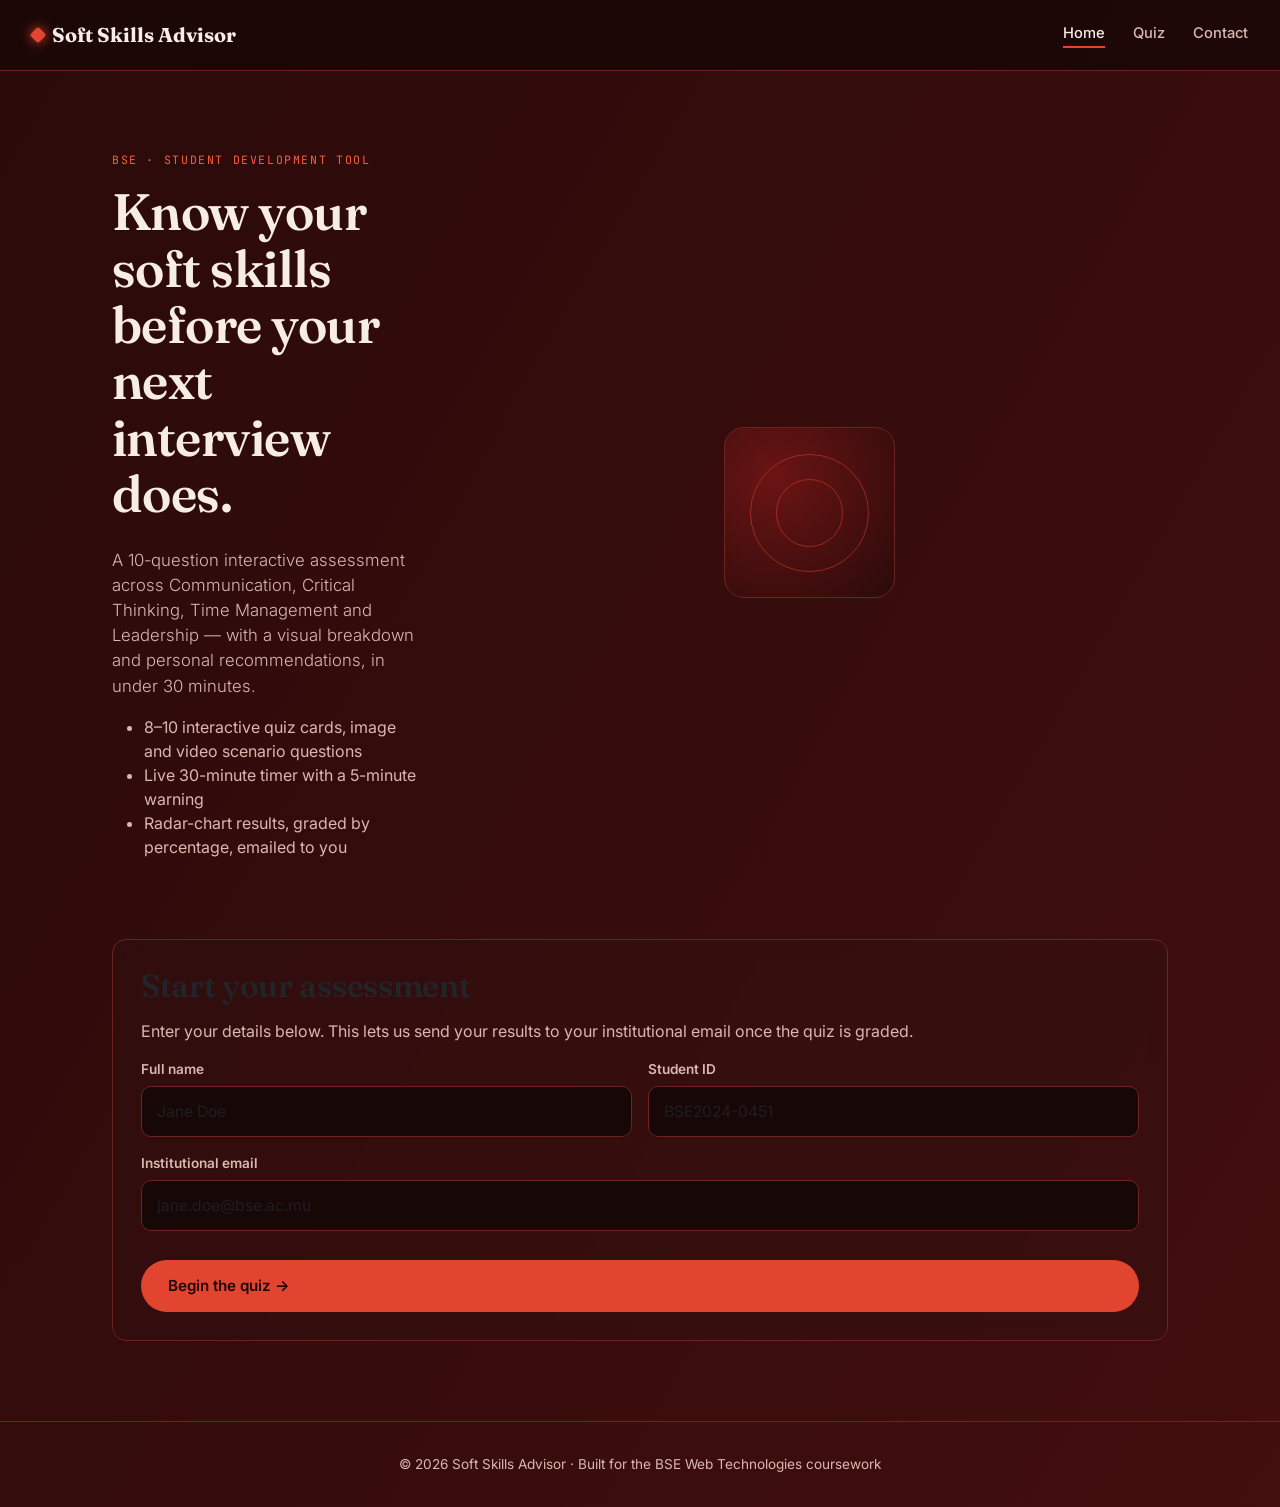
<file: index.html>
<!DOCTYPE html>
<html lang="en">
<head>
<meta charset="UTF-8">
<meta name="viewport" content="width=device-width, initial-scale=1.0">
<title>Soft Skills Advisor — Landing</title>
<meta name="description" content="Evaluate your Communication, Critical Thinking, Time Management and Leadership skills in a 10-question interactive quiz.">

<!-- Bootstrap 5 (grid, forms, navbar, cards) -->
<link href="https://cdn.jsdelivr.net/npm/bootstrap@5.3.3/dist/css/bootstrap.min.css" rel="stylesheet">
<!-- Fonts: Fraunces (display), Inter (body), JetBrains Mono (data) -->
<link rel="preconnect" href="https://fonts.googleapis.com">
<link href="https://fonts.googleapis.com/css2?family=Fraunces:wght@500;600;700&family=Inter:wght@400;500;600&family=JetBrains+Mono:wght@500;700&display=swap" rel="stylesheet">
<!-- Custom theme (overrides Bootstrap defaults with the dark-red identity) -->
<link rel="stylesheet" href="css/style.css">
</head>
<body>
<div class="ember-field" aria-hidden="true"></div>

<header class="site-header">
  <a class="brand" href="index.html"><span class="mark"></span> Soft Skills Advisor</a>
  <nav class="main-nav">
    <a href="index.html" class="active">Home</a>
    <a href="quiz.html">Quiz</a>
    <a href="contact.html">Contact</a>
  </nav>
</header>

<main class="container-fluid" style="max-width:1080px;">
  <section class="hero row">
    <div class="col-lg-7">
      <p class="eyebrow">BSE · Student Development Tool</p>
      <h1>Know your soft skills before your next interview does.</h1>
      <p class="lead">A 10-question interactive assessment across Communication, Critical Thinking, Time Management and Leadership — with a visual breakdown and personal recommendations, in under 30 minutes.</p>
      <ul class="text-dim">
        <li>8–10 interactive quiz cards, image and video scenario questions</li>
        <li>Live 30-minute timer with a 5-minute warning</li>
        <li>Radar-chart results, graded by percentage, emailed to you</li>
      </ul>
    </div>
    <div class="col-lg-5">
      <div class="hero-visual">
        <div class="ring r1"></div>
        <div class="ring r2"></div>
      </div>
    </div>
  </section>

  <section class="card" id="start">
    <h2>Start your assessment</h2>
    <p class="text-dim">Enter your details below. This lets us send your results to your institutional email once the quiz is graded.</p>

    <form id="profileForm" class="form-grid" novalidate>
      <div class="row g-3">
        <div class="col-md-6">
          <div class="field">
            <label for="studentName">Full name</label>
            <input type="text" id="studentName" name="studentName" class="form-control" placeholder="Jane Doe" autocomplete="name" required>
            <small class="error-message" role="alert"></small>
          </div>
        </div>
        <div class="col-md-6">
          <div class="field">
            <label for="studentId">Student ID</label>
            <input type="text" id="studentId" name="studentId" class="form-control" placeholder="BSE2024-0451" required>
            <small class="error-message" role="alert"></small>
          </div>
        </div>
        <div class="col-12">
          <div class="field">
            <label for="studentEmail">Institutional email</label>
            <input type="email" id="studentEmail" name="studentEmail" class="form-control" placeholder="jane.doe@bse.ac.mu" autocomplete="email" required>
            <small class="error-message" role="alert"></small>
          </div>
        </div>
      </div>

      <button type="submit" class="btn btn-primary mt-2">Begin the quiz →</button>
    </form>
  </section>
</main>

<footer class="site-footer">
  © 2026 Soft Skills Advisor · Built for the BSE Web Technologies coursework
</footer>

<script src="js/validation.js"></script>
<script src="js/main.js"></script>
</file>
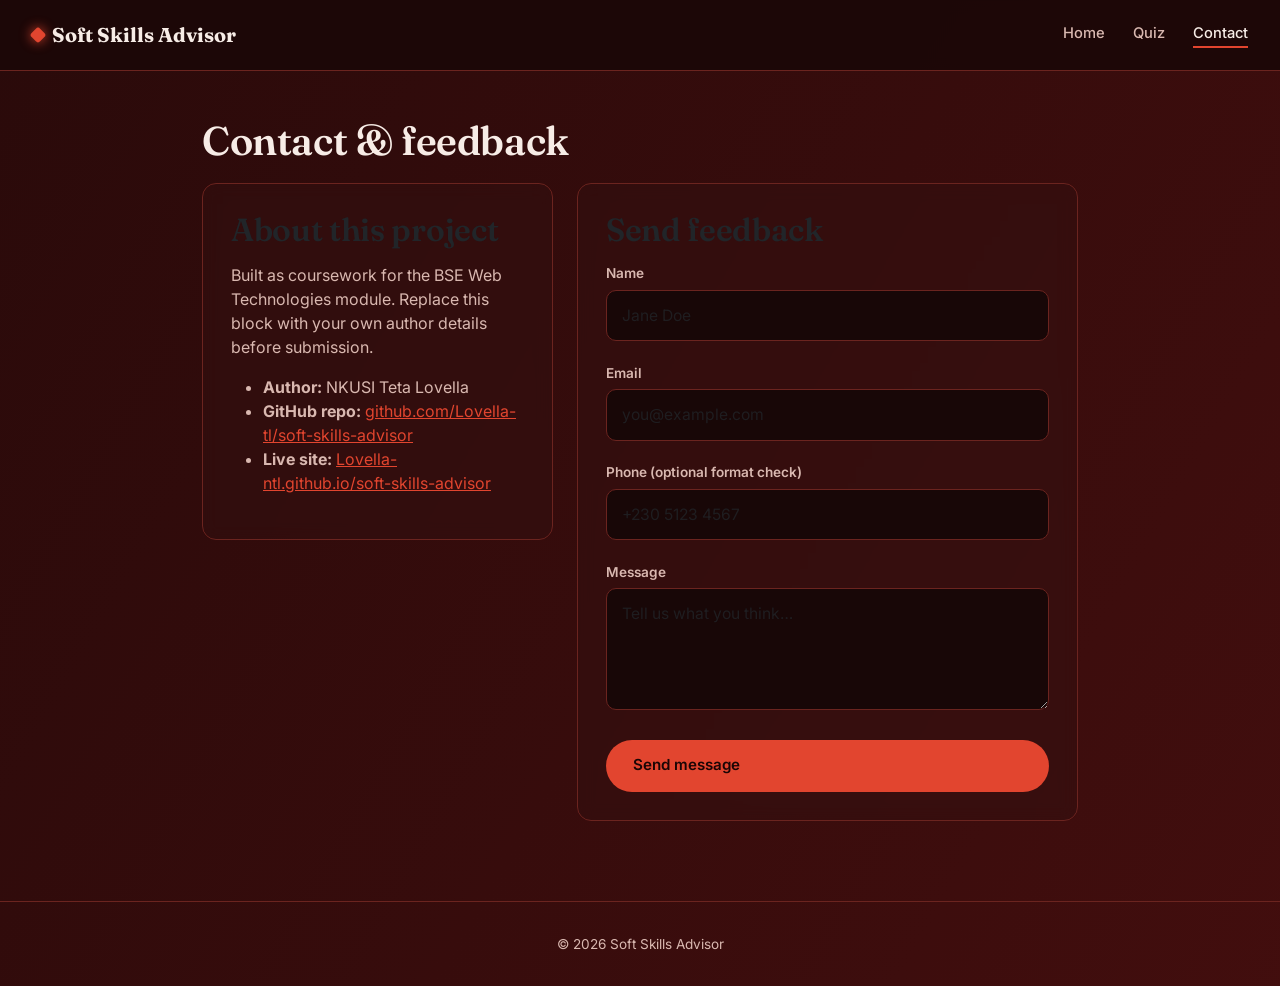
<file: contact.html>
<!DOCTYPE html>
<html lang="en">
<head>
<meta charset="UTF-8">
<meta name="viewport" content="width=device-width, initial-scale=1.0">
<title>Soft Skills Advisor. Contact & Feedback</title>

<link href="https://cdn.jsdelivr.net/npm/bootstrap@5.3.3/dist/css/bootstrap.min.css" rel="stylesheet">
<link rel="preconnect" href="https://fonts.googleapis.com">
<link href="https://fonts.googleapis.com/css2?family=Fraunces:wght@500;600;700&family=Inter:wght@400;500;600&family=JetBrains+Mono:wght@500;700&display=swap" rel="stylesheet">
<link rel="stylesheet" href="css/style.css">
</head>
<body>
<div class="ember-field" aria-hidden="true"></div>

<header class="site-header">
  <a class="brand" href="index.html"><span class="mark"></span> Soft Skills Advisor</a>
  <nav class="main-nav">
    <a href="index.html">Home</a>
    <a href="quiz.html">Quiz</a>
    <a href="contact.html" class="active">Contact</a>
  </nav>
</header>

<main class="container-fluid" style="max-width:900px;">
  <h1>Contact & feedback</h1>

  <div class="row g-4">
    <div class="col-md-5">
      <div class="card">
        <h2>About this project</h2>
        <p class="text-dim">Built as coursework for the BSE Web Technologies module. Replace this block with your own author details before submission.</p>
        <ul class="text-dim">
          <li><strong>Author:</strong> NKUSI Teta Lovella</li>
          <li><strong>GitHub repo:</strong> <a href="https://github.com/Lovella-ntl/soft-skills-advisor" target="_blank" rel="noopener">github.com/Lovella-tl/soft-skills-advisor</a></li>
          <li><strong>Live site:</strong> <a href="https://Lovella-ntl.github.io/soft-skills-advisor/" target="_blank" rel="noopener">Lovella-ntl.github.io/soft-skills-advisor</a></li>
        </ul>
      </div>
    </div>

    <div class="col-md-7">
      <div class="card">
        <h2>Send feedback</h2>
        <form id="contactForm" class="form-grid" novalidate>
          <div class="field">
            <label for="contactName">Name</label>
            <input type="text" id="contactName" class="form-control" placeholder="Jane Doe" required>
            <small class="error-message" role="alert"></small>
          </div>
          <div class="field">
            <label for="contactEmail">Email</label>
            <input type="email" id="contactEmail" class="form-control" placeholder="you@example.com" required>
            <small class="error-message" role="alert"></small>
          </div>
          <div class="field">
            <label for="contactPhone">Phone (optional format check)</label>
            <input type="tel" id="contactPhone" class="form-control" placeholder="+230 5123 4567" required>
            <small class="error-message" role="alert"></small>
          </div>
          <div class="field">
            <label for="contactMessage">Message</label>
            <textarea id="contactMessage" class="form-control" rows="4" placeholder="Tell us what you think…" required></textarea>
            <small class="error-message" role="alert"></small>
          </div>
          <button type="submit" class="btn btn-primary mt-2">Send message</button>
        </form>
        <div id="contactSuccess" class="recommend-box mt-2" hidden>
          Thanks. your message looks good and would be sent from here in a live deployment.
        </div>
      </div>
    </div>
  </div>
</main>

<footer class="site-footer">
  © 2026 Soft Skills Advisor
</footer>

<script src="js/validation.js"></script>
<script src="js/main.js"></script>
</body>
</html>
</file>
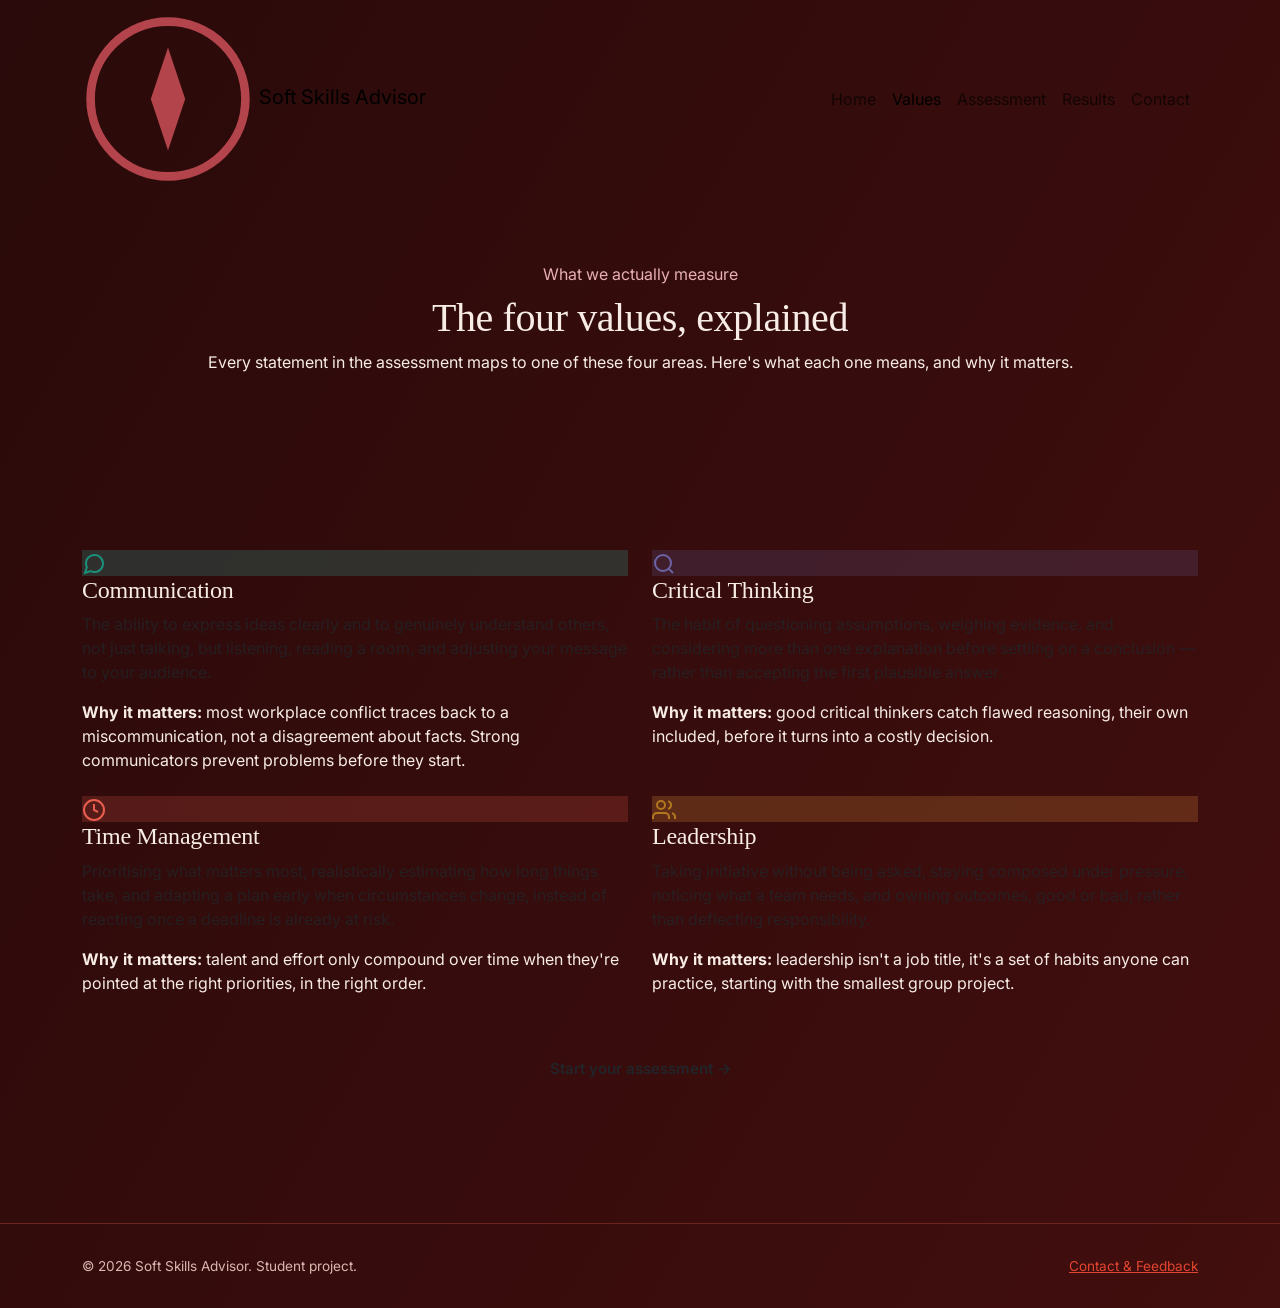
<file: values.html>
<!DOCTYPE html>
<html lang="en">
<head>
  <meta charset="UTF-8" />
  <meta name="viewport" content="width=device-width, initial-scale=1.0" />
  <title> Values. Soft Skills Advisor</title>

  <link rel="preconnect" href="https://fonts.googleapis.com">
  <link href="https://fonts.googleapis.com/css2?family=Inter:wght@400;500;600;700&family=Sora:wght@600;700&display=swap" rel="stylesheet">
  <link href="https://cdn.jsdelivr.net/npm/bootstrap@5.3.3/dist/css/bootstrap.min.css" rel="stylesheet">
  <link href="css/style.css" rel="stylesheet">
</head>
<body>

  <nav class="navbar navbar-expand-md navbar-ssa" aria-label="Main navigation">
    <div class="container">
      <a class="navbar-brand" href="index.html">
        <svg class="compass-mark" viewBox="0 0 40 40" aria-hidden="true">
          <circle cx="20" cy="20" r="18" fill="none" stroke="#B3444B" stroke-width="2"/>
          <polygon points="20,8 24,20 20,32 16,20" fill="#B3444B"/>
        </svg>
        Soft Skills Advisor
      </a>
      <button class="navbar-toggler" type="button" data-bs-toggle="collapse" data-bs-target="#navMenu" aria-controls="navMenu" aria-expanded="false" aria-label="Toggle navigation">
        <span class="navbar-toggler-icon"></span>
      </button>
      <div class="collapse navbar-collapse" id="navMenu">
        <ul class="navbar-nav ms-auto">
          <li class="nav-item"><a class="nav-link" href="index.html">Home</a></li>
          <li class="nav-item"><a class="nav-link active" aria-current="page" href="values.html"> Values</a></li>
          <li class="nav-item"><a class="nav-link" href="assessment.html">Assessment</a></li>
          <li class="nav-item"><a class="nav-link" href="results.html">Results</a></li>
          <li class="nav-item"><a class="nav-link" href="contact.html">Contact</a></li>
        </ul>
      </div>
    </div>
  </nav>

  <header class="hero-ssa py-5">
    <div class="blob-field">
      <div class="blob blob-a"></div>
      <div class="blob blob-b"></div>
    </div>
    <div class="hero-overlay"></div>
    <div class="container text-center py-3">
      <p class="section-eyebrow mb-2" style="color:#E8B0B3;">What we actually measure</p>
      <h1 class="display-6 mb-2">The four values, explained</h1>
      <p class="lede mx-auto">Every statement in the assessment maps to one of these four areas. Here's what each one means, and why it matters.</p>
    </div>
  </header>

  <main class="container my-5">
    <div class="row g-4">

      <div class="col-md-6">
        <div class="value-card">
          <div class="value-icon" style="background:#2EC4B633;">
            <svg width="24" height="24" viewBox="0 0 24 24" fill="none" stroke="#1B8F7A" stroke-width="2"><path d="M21 11.5a8.38 8.38 0 0 1-.9 3.8 8.5 8.5 0 0 1-7.6 4.7 8.38 8.38 0 0 1-3.8-.9L3 21l1.9-5.7a8.38 8.38 0 0 1-.9-3.8 8.5 8.5 0 0 1 4.7-7.6 8.38 8.38 0 0 1 3.8-.9h.5a8.48 8.48 0 0 1 8 8v.5z"/></svg>
          </div>
          <h2 class="h4 mb-2">Communication</h2>
          <p class="text-muted mb-3">
            The ability to express ideas clearly and to genuinely understand others, not just talking,
            but listening, reading a room, and adjusting your message to your audience.
          </p>
          <p class="mb-0"><strong>Why it matters:</strong> most workplace conflict traces back to a
            miscommunication, not a disagreement about facts. Strong communicators prevent problems
            before they start.</p>
        </div>
      </div>

      <div class="col-md-6">
        <div class="value-card">
          <div class="value-icon" style="background:#6C63A633;">
            <svg width="24" height="24" viewBox="0 0 24 24" fill="none" stroke="#6C63A6" stroke-width="2"><circle cx="11" cy="11" r="8"/><path d="M21 21l-4.35-4.35"/></svg>
          </div>
          <h2 class="h4 mb-2">Critical Thinking</h2>
          <p class="text-muted mb-3">
            The habit of questioning assumptions, weighing evidence, and considering more than one
            explanation before settling on a conclusion — rather than accepting the first plausible answer.
          </p>
          <p class="mb-0"><strong>Why it matters:</strong> good critical thinkers catch flawed reasoning, 
            their own included, before it turns into a costly decision.</p>
        </div>
      </div>

      <div class="col-md-6">
        <div class="value-card">
          <div class="value-icon" style="background:#E85D4E33;">
            <svg width="24" height="24" viewBox="0 0 24 24" fill="none" stroke="#E85D4E" stroke-width="2"><circle cx="12" cy="12" r="10"/><polyline points="12 6 12 12 16 14"/></svg>
          </div>
          <h2 class="h4 mb-2">Time Management</h2>
          <p class="text-muted mb-3">
            Prioritising what matters most, realistically estimating how long things take, and adapting
            a plan early when circumstances change, instead of reacting once a deadline is already at risk.
          </p>
          <p class="mb-0"><strong>Why it matters:</strong> talent and effort only compound over time
            when they're pointed at the right priorities, in the right order.</p>
        </div>
      </div>

      <div class="col-md-6">
        <div class="value-card">
          <div class="value-icon" style="background:#F2A54133;">
            <svg width="24" height="24" viewBox="0 0 24 24" fill="none" stroke="#B3781F" stroke-width="2"><path d="M17 21v-2a4 4 0 0 0-4-4H5a4 4 0 0 0-4 4v2"/><circle cx="9" cy="7" r="4"/><path d="M23 21v-2a4 4 0 0 0-3-3.87"/><path d="M16 3.13a4 4 0 0 1 0 7.75"/></svg>
          </div>
          <h2 class="h4 mb-2">Leadership</h2>
          <p class="text-muted mb-3">
            Taking initiative without being asked, staying composed under pressure, noticing what a team
            needs, and owning outcomes, good or bad, rather than deflecting responsibility.
          </p>
          <p class="mb-0"><strong>Why it matters:</strong> leadership isn't a job title, it's a set of
            habits anyone can practice, starting with the smallest group project.</p>
        </div>
      </div>

    </div>

    <div class="text-center mt-5">
      <a href="index.html" class="btn btn-ssa-primary btn-lg">Start your assessment →</a>
    </div>
  </main>

  <footer class="site-footer">
    <div class="container d-flex flex-wrap justify-content-between gap-2">
      <span>© 2026 Soft Skills Advisor. Student project.</span>
      <a href="contact.html">Contact & Feedback</a>
    </div>
  </footer>

  <script src="https://cdn.jsdelivr.net/npm/bootstrap@5.3.3/dist/js/bootstrap.bundle.min.js"></script>
</body>
</html>
</file>
<file: css/style.css>
/* ==========================================================================
   Soft Skills Advisor — Stylesheet
   Design tokens:
   --color-bg-1 / bg-2 / bg-3 : the three stops the background gradient
     animates between (dark red family), 5s per shift, looping.
   --color-accent  : hot ember red used for CTAs / focus / progress
   --color-ink     : warm off-white text on dark surfaces
   Type: "Fraunces" (display/serif, headings) + "Inter" (body/UI)
         + "JetBrains Mono" (timer, scores, data)
   ========================================================================== */

:root {
  --color-bg-1: #2a0a0a;
  --color-bg-2: #4a0f0f;
  --color-bg-3: #6b1414;
  --color-surface: #1c0808f2;
  --color-surface-solid: #240b0b;
  --color-card: #33101088;
  --color-accent: #e2452f;      /* ember red — primary action color */
  --color-accent-hover: #ff5a3d;
  --color-ink: #f7ece6;
  --color-ink-dim: #d9b8b0;
  --color-border: #6b241f;
  --color-success: #4caf7d;
  --color-danger: #ff6b5b;
  --color-warning: #ffb545;

  --font-display: "Fraunces", "Georgia", serif;
  --font-body: "Inter", system-ui, sans-serif;
  --font-mono: "JetBrains Mono", "Courier New", monospace;

  --radius: 14px;
  --transition-bg: 5s;          /* required: background transition duration */
}

/* Reduced motion respect */
@media (prefers-reduced-motion: reduce) {
  * { animation-duration: 0.01ms !important; animation-iteration-count: 1 !important; transition-duration: 0.01ms !important; }
}

*, *::before, *::after { box-sizing: border-box; }

html, body {
  margin: 0;
  min-height: 100%;
  font-family: var(--font-body);
  color: var(--color-ink);
}

/* ---- Animated moving background (5s loop, per user requirement) -------- */
body {
  background: linear-gradient(120deg, var(--color-bg-1), var(--color-bg-2), var(--color-bg-3), var(--color-bg-2));
  background-size: 400% 400%;
  animation: driftBackground var(--transition-bg) ease-in-out infinite;
}

@keyframes driftBackground {
  0%   { background-position: 0% 50%; }
  50%  { background-position: 100% 50%; }
  100% { background-position: 0% 50%; }
}

/* faint drifting ember particles layered above the gradient */
.ember-field {
  position: fixed;
  inset: 0;
  pointer-events: none;
  z-index: 0;
  overflow: hidden;
}
.ember {
  position: absolute;
  bottom: -10%;
  width: 6px;
  height: 6px;
  border-radius: 50%;
  background: var(--color-accent);
  opacity: 0.35;
  filter: blur(1px);
  animation: floatUp linear infinite;
}
@keyframes floatUp {
  0%   { transform: translateY(0) translateX(0); opacity: 0; }
  10%  { opacity: 0.45; }
  100% { transform: translateY(-110vh) translateX(20px); opacity: 0; }
}

a { color: var(--color-accent); }

h1, h2, h3, h4 {
  font-family: var(--font-display);
  font-weight: 600;
  line-height: 1.1;
  letter-spacing: -0.01em;
  margin: 0 0 0.5em;
}

.eyebrow {
  font-family: var(--font-mono);
  text-transform: uppercase;
  font-size: 0.72rem;
  letter-spacing: 0.14em;
  color: var(--color-accent-hover);
}

/* ---- Layout shell -------------------------------------------------- */
.site-header {
  position: relative;
  z-index: 2;
  display: flex;
  align-items: center;
  justify-content: space-between;
  padding: 1.25rem 2rem;
  border-bottom: 1px solid var(--color-border);
  background: var(--color-surface);
  backdrop-filter: blur(6px);
}
.brand {
  font-family: var(--font-display);
  font-size: 1.25rem;
  font-weight: 700;
  color: var(--color-ink);
  text-decoration: none;
  display: flex;
  align-items: center;
  gap: 0.5rem;
}
.brand .mark {
  width: 12px; height: 12px; border-radius: 3px;
  background: var(--color-accent);
  transform: rotate(45deg);
  box-shadow: 0 0 12px var(--color-accent);
}
nav.main-nav { display: flex; gap: 1.75rem; }
nav.main-nav a {
  color: var(--color-ink-dim);
  text-decoration: none;
  font-size: 0.92rem;
  font-weight: 500;
  position: relative;
  padding-bottom: 4px;
  transition: color 0.25s ease;
}
nav.main-nav a::after {
  content: "";
  position: absolute; left: 0; bottom: 0;
  width: 0; height: 2px;
  background: var(--color-accent);
  transition: width 0.3s ease;
}
nav.main-nav a:hover, nav.main-nav a.active { color: var(--color-ink); }
nav.main-nav a:hover::after, nav.main-nav a.active::after { width: 100%; }

main { position: relative; z-index: 1; max-width: 1080px; margin: 0 auto; padding: 3rem 2rem 5rem; }

.site-footer {
  position: relative; z-index: 1;
  text-align: center; padding: 2rem;
  color: var(--color-ink-dim);
  font-size: 0.85rem;
  border-top: 1px solid var(--color-border);
}

/* ---- Buttons --------------------------------------------------------- */
.btn {
  display: inline-flex;
  align-items: center;
  gap: 0.5rem;
  font-family: var(--font-body);
  font-weight: 600;
  font-size: 0.95rem;
  padding: 0.85rem 1.6rem;
  border-radius: 999px;
  border: 1px solid transparent;
  cursor: pointer;
  text-decoration: none;
  transition: transform 0.2s ease, box-shadow 0.2s ease, background 0.2s ease;
}
.btn-primary {
  background: var(--color-accent);
  color: #1a0505;
}
.btn-primary:hover:not(:disabled) {
  background: var(--color-accent-hover);
  transform: translateY(-2px);
  box-shadow: 0 10px 24px -8px rgba(226, 69, 47, 0.65);
}
.btn-primary:disabled { opacity: 0.45; cursor: not-allowed; }
.btn-ghost {
  background: transparent;
  color: var(--color-ink);
  border-color: var(--color-border);
}
.btn-ghost:hover { border-color: var(--color-accent); color: var(--color-accent-hover); transform: translateY(-2px); }

/* ---- Cards / surfaces -------------------------------------------------- */
.card {
  background: var(--color-card);
  border: 1px solid var(--color-border);
  border-radius: var(--radius);
  padding: 1.75rem;
  backdrop-filter: blur(8px);
  transition: transform 0.35s ease, box-shadow 0.35s ease, border-color 0.35s ease;
}
.card:hover {
  transform: translateY(-4px);
  border-color: var(--color-accent);
  box-shadow: 0 18px 40px -18px rgba(0,0,0,0.6);
}

.hero {
  display: grid;
  grid-template-columns: 1.1fr 0.9fr;
  gap: 2.5rem;
  align-items: center;
  padding: 2rem 0 4rem;
}
.hero h1 { font-size: clamp(2.1rem, 4vw, 3.2rem); }
.hero p.lead { color: var(--color-ink-dim); font-size: 1.05rem; max-width: 46ch; }
.hero-visual {
  aspect-ratio: 1/1;
  border-radius: 20px;
  border: 1px solid var(--color-border);
  background: radial-gradient(circle at 30% 30%, var(--color-bg-3), var(--color-bg-1));
  position: relative;
  overflow: hidden;
}
.hero-visual .ring {
  position: absolute; border-radius: 50%; border: 1px solid var(--color-accent);
  opacity: 0.5;
}
.hero-visual .ring.r1 { inset: 15%; animation: spin 18s linear infinite; }
.hero-visual .ring.r2 { inset: 30%; animation: spin 12s linear infinite reverse; }
@keyframes spin { to { transform: rotate(360deg); } }

@media (max-width: 820px) {
  .hero { grid-template-columns: 1fr; }
}

/* ---- Forms ------------------------------------------------------------- */
.form-grid { display: grid; gap: 1.35rem; }
.field { display: flex; flex-direction: column; gap: 0.4rem; }
.field label { font-size: 0.85rem; font-weight: 600; color: var(--color-ink-dim); }
.field input, .field textarea, .field select {
  font-family: var(--font-body);
  font-size: 0.98rem;
  padding: 0.8rem 0.95rem;
  border-radius: 10px;
  border: 1.5px solid var(--color-border);
  background: #180707;
  color: var(--color-ink);
  transition: border-color 0.2s ease, box-shadow 0.2s ease, background 0.2s ease;
}
.field input:focus, .field textarea:focus, .field select:focus {
  outline: none;
  border-color: var(--color-accent);
  box-shadow: 0 0 0 3px rgba(226, 69, 47, 0.25);
}
.field input.is-valid, .field textarea.is-valid { border-color: var(--color-success); background: #10201a; }
.field input.is-invalid, .field textarea.is-invalid { border-color: var(--color-danger); background: #250d0d; }
.error-message {
  display: none;
  font-size: 0.8rem;
  color: var(--color-danger);
  font-family: var(--font-mono);
}
.error-message.show { display: block; }
.field.valid .success-message { display: block; color: var(--color-success); font-size: 0.8rem; }
.success-message { display: none; }

/* ---- Quiz -------------------------------------------------------------- */
.quiz-topbar {
  display: flex; align-items: center; justify-content: space-between;
  gap: 1.5rem; margin-bottom: 2rem; flex-wrap: wrap;
}
.timer-display {
  font-family: var(--font-mono);
  font-size: 1.4rem;
  padding: 0.55rem 1.1rem;
  border-radius: 10px;
  border: 1.5px solid var(--color-border);
  background: #180707;
  min-width: 108px;
  text-align: center;
}
.timer-display.warning { border-color: var(--color-warning); color: var(--color-warning); animation: pulse 1s ease-in-out infinite; }
.timer-display.expired { border-color: var(--color-danger); color: var(--color-danger); }
@keyframes pulse { 0%,100% { box-shadow: 0 0 0 0 rgba(255,181,69,0.5); } 50% { box-shadow: 0 0 0 8px rgba(255,181,69,0); } }

.progress-track {
  flex: 1 1 240px;
  height: 10px;
  border-radius: 999px;
  background: #180707;
  border: 1px solid var(--color-border);
  overflow: hidden;
}
.progress-fill {
  height: 100%;
  width: 0%;
  background: linear-gradient(90deg, var(--color-accent), var(--color-accent-hover));
  transition: width 0.4s ease;
}
.progress-label { font-family: var(--font-mono); font-size: 0.8rem; color: var(--color-ink-dim); white-space: nowrap; }

.quiz-card { min-height: 320px; }
.quiz-card .category-tag {
  display: inline-block;
  font-family: var(--font-mono);
  font-size: 0.72rem;
  text-transform: uppercase;
  letter-spacing: 0.1em;
  padding: 0.25rem 0.6rem;
  border-radius: 999px;
  border: 1px solid var(--color-accent);
  color: var(--color-accent-hover);
  margin-bottom: 1rem;
}
.options-list { display: grid; gap: 0.8rem; margin-top: 1.5rem; }
.option-btn {
  text-align: left;
  padding: 0.9rem 1.1rem;
  border-radius: 12px;
  border: 1.5px solid var(--color-border);
  background: #1c0a0a;
  color: var(--color-ink);
  cursor: pointer;
  font-size: 0.96rem;
  transition: border-color 0.2s ease, transform 0.15s ease, background 0.2s ease;
}
.option-btn:hover { border-color: var(--color-accent-hover); transform: translateX(4px); }
.option-btn.selected { border-color: var(--color-accent); background: #351111; }

.quiz-nav { display: flex; justify-content: space-between; margin-top: 2rem; }

/* hotspot question */
.hotspot-wrap { position: relative; display: inline-block; max-width: 100%; border-radius: 12px; overflow: hidden; border: 1px solid var(--color-border); }
.hotspot-wrap img { display: block; width: 100%; height: auto; }
.hotspot {
  position: absolute;
  border-radius: 50%;
  border: 2px dashed rgba(247, 236, 230, 0.55);
  background: rgba(226, 69, 47, 0.08);
  cursor: pointer;
  transition: background 0.2s ease, border-color 0.2s ease, transform 0.2s ease;
}
.hotspot:hover { background: rgba(226, 69, 47, 0.28); border-color: var(--color-accent-hover); transform: scale(1.05); }
.hotspot.selected { background: rgba(226, 69, 47, 0.5); border-color: var(--color-accent); border-style: solid; }

/* video question */
.video-wrap { border-radius: 12px; overflow: hidden; border: 1px solid var(--color-border); aspect-ratio: 16/9; background: #000; }
.video-wrap iframe, .video-wrap video { width: 100%; height: 100%; display: block; }
.video-gate {
  margin-top: 1rem;
  padding: 0.9rem 1rem;
  border-radius: 10px;
  border: 1px dashed var(--color-border);
  color: var(--color-ink-dim);
  font-size: 0.88rem;
}

/* ---- Results ------------------------------------------------------------ */
.results-grid { display: grid; grid-template-columns: 1fr 1fr; gap: 2rem; align-items: start; }
@media (max-width: 820px) { .results-grid { grid-template-columns: 1fr; } }
.score-row { display: flex; align-items: center; justify-content: space-between; padding: 0.7rem 0; border-bottom: 1px solid var(--color-border); }
.score-row:last-child { border-bottom: none; }
.score-value { font-family: var(--font-mono); font-weight: 700; }
.score-value.low { color: var(--color-danger); }
.score-value.mid { color: var(--color-warning); }
.score-value.high { color: var(--color-success); }
.recommend-box {
  margin-top: 0.5rem;
  padding: 0.9rem 1rem;
  border-radius: 10px;
  border: 1px solid var(--color-border);
  background: #200a0a;
  font-size: 0.9rem;
}
canvas#resultsChart { width: 100%; height: auto; background: #180707; border-radius: var(--radius); border: 1px solid var(--color-border); }

/* utility */
.stack { display: grid; gap: 1rem; }
.text-dim { color: var(--color-ink-dim); }
.center { text-align: center; }
.mt-2 { margin-top: 2rem; }
</file>
